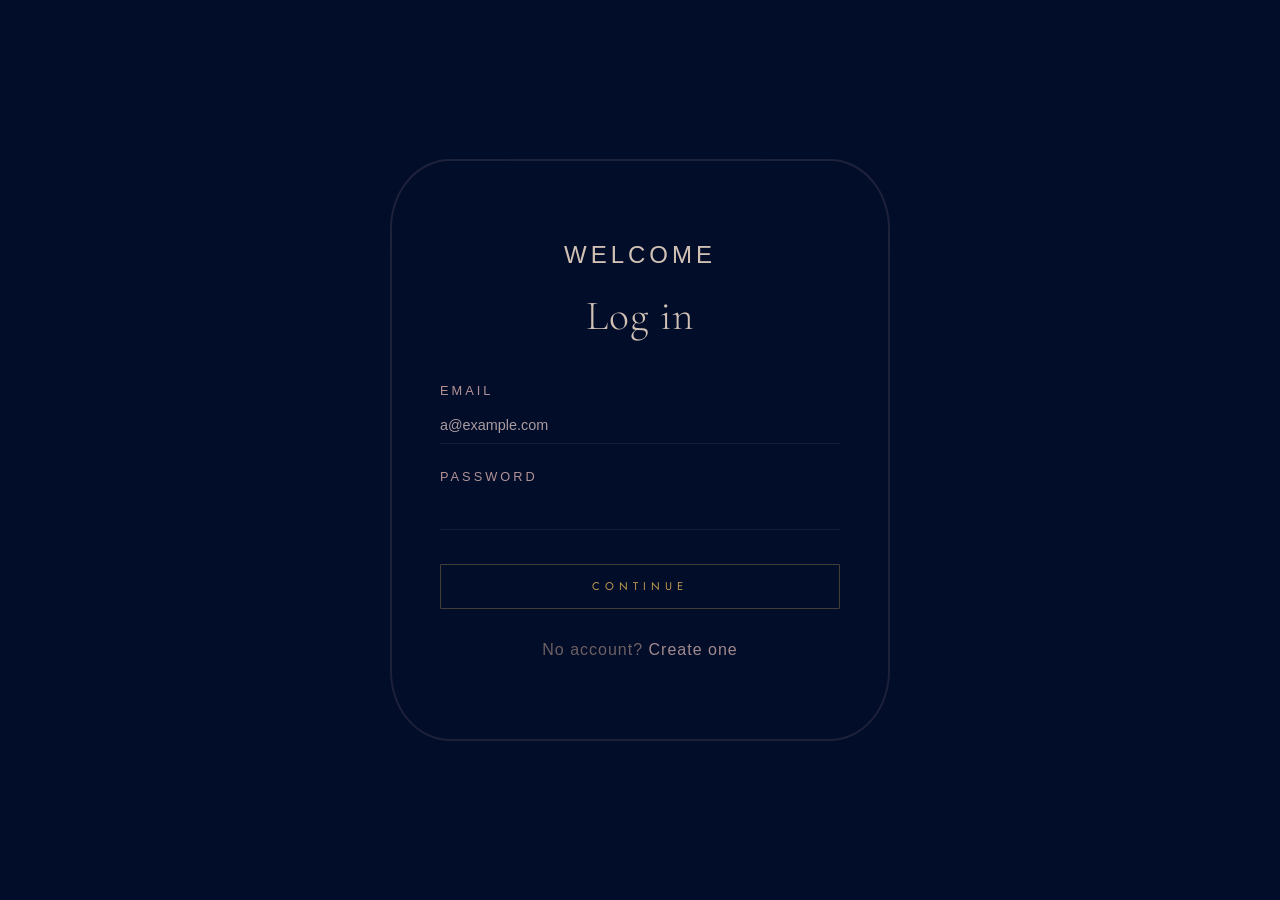
<file: index.html>
<!DOCTYPE html>
<html lang="en">
<head>
    <meta charset="UTF-8">
    <meta name="viewport" content="width=device-width, initial-scale=1.0">
    <title>PersonalityTester</title>
    <link rel="stylesheet" href="common.css">
    <link rel="stylesheet" href="index.css">
    <script>
    const rememberedEmail = localStorage.getItem('pt_remembered_email');
    if (!rememberedEmail) {
        window.location.href = 'login.html';
    }
</script>
</head>
<body>
    <section id="nav">
    <div class="navbar" id="nav">
        <a href="index.html" style="text-decoration: none; color: inherit;"><div class='logo'>PersonalityTester</div></a>
        <div class="nav-links">
            <a href="personality.html">Personality Theories</a>
            <a href="about.html">About us</a>
            <a href="contact.html">Contact</a>
        </div>
    </div>
    </section>
    <section id="hero">
    <div class="hero">
        <h1>What Does Your Personality Say About You!</h1>
        <p class="quote">
            “Your personality shapes every decision you make.”
        </p>
    </div>
    </section>
    <div class="cards-box">
        <div class="card sixteenpersonality">
            <h2>16 Personalities</h2>
            <p>The 16 Personality Test, based on the Myers-Briggs Type Indicator, classifies people into sixteen personality types using four preference pairs: Introversion–Extraversion, Sensing–Intuition, Thinking–Feeling, and Judging–Perceiving. It helps individuals understand how they process information, make decisions, interact socially, and approach life situations, improving self-awareness and communication skills.</p>
            <button id="btn1" class="btn">Take Test</button>
        </div>
        <div class="card bigfivepersonality">
            <h2>Big 5 Personalities</h2>
            <p>The Big Five Personality Model, also known as the Big Five personality traits, measures personality across five dimensions: Openness, Conscientiousness, Extraversion, Agreeableness, and Neuroticism. Unlike type-based systems, it views personality on a spectrum, making it scientifically reliable for studying behavior, emotional stability, and long-term psychological patterns.</p>
            <button id="btn2" class="btn">Take Test</button>
        </div>
    </div>
    <section class="how-it-works">
        <h2>How It Works</h2>
        <div class="steps">
            <div class="step">
                <h3>1. Choose a Category</h3>
                <p>Select General, Workspace, Friendship, or Love.</p>
            </div>
            <div class="step">
                <h3>2. Answer Questions</h3>
                <p>Respond honestly to carefully designed personality questions.</p>
            </div>
            <div class="step">
                <h3>3. Get Instant Analysis</h3>
                <p>Receive a detailed breakdown of your personality traits.</p>
            </div>
        </div>
    </section>
    <section class="personality-description">
        <div class="left-content">
            <h2>How We Describe Your Personality</h2>
            <p>
                Our personality analysis system is designed to go beyond surface-level traits. By evaluating
                your responses across multiple behavioral dimensions, we identify consistent patterns in how you
                think, react, and interact with the world around you.
                Each insight is structured using established psychological frameworks to ensure clarity,
                balance, and relevance. Instead of labeling you with a single type, we highlight tendencies,
                strengths, emotional responses, and decision-making styles.
                The goal is not to define you, but to help you understand yourself better — empowering personal
                growth, stronger relationships, and smarter professional choices.
            </p>
        </div>
        <div class="right-content">
            <div class="desc-item">
                <h3>Trait Analysis</h3>
                <p>We measure core psychological dimensions to identify your personality structure.</p>
            </div>
            <div class="desc-item">
                <h3>Strength Mapping</h3>
                <p>Understand where you naturally excel and where growth is possible.</p>
            </div>
            <div class="desc-item">
                <h3>Behavior Insights</h3>
                <p>See how your personality influences work, friendships, and relationships.</p>
            </div>
            <div class="desc-item">
                <h3>Growth Suggestions</h3>
                <p>Get personalized improvement tips based on your trait profile.</p>
            </div>
        </div>
    </section>
    <section class="faq-section">
        <h2>Questions You Might Have</h2>
        <div class="faq-container">
        <div class=" faq-column">
            <div class="faq-box">
                <h3>Is this test scientifically accurate?</h3>
                <p>This assessment is based on established psychological concepts and is meant for self-awareness
                    purposes.</p>
            </div>
            <div class="faq-box">
                <h3>How long does the test take?</h3>
                <p>Most tests take 5–10 minutes depending on how thoughtfully you respond.</p>
            </div>
            <div class="faq-box">
                <h3>Is my data stored?</h3>
                <p>Your responses are used only to generate results and are not shared.</p>
            </div>
            <div class="faq-box">
                <h3>Can I retake the test?</h3>
                <p>Yes, you can retake the test anytime to observe changes over time.</p>
            </div>
            <div class="faq-box">
                <h3>Is this a clinical diagnosis?</h3>
                <p>No, this tool is for educational and personal insight purposes only.</p>
            </div>
        </div>
        <div class="faq-column">
            <div class="faq-box">
                <h3>What model is used?</h3>
                <p>The analysis follows structured personality trait frameworks.</p>
            </div>
            <div class="faq-box">
                <h3>Are results personalized?</h3>
                <p>Yes, results are generated based on your unique answer patterns.</p>
            </div>
            <div class="faq-box">
                <h3>Can personality change?</h3>
                <p>Personality traits may evolve with experience and growth.</p>
            </div>
            <div class="faq-box">
                <h3>How are scores calculated?</h3>
                <p>Each response contributes to trait-based scoring algorithms.</p>
            </div>
            <div class="faq-box">
                <h3>Who can take this test?</h3>
                <p>Anyone interested in self-discovery and personal development.</p>
            </div>
        </div>
        </div>
    <section class="cta-section">
    <div class="cta-box">
        <h2>Ready to Discover Your Personality?</h2>
        <p>
            Take the test now and unlock deep insights about your traits,
            strengths, and growth potential.
        </p>
        <a href="#nav" style="text-decoration: none; color: inherit;"><button class="cta-btn">Take the Test Now</button></a>
    </div>
</section>
    </section>
    <section>
    <footer class="footer">
    <div class="footer-container">
        <div class="footer-box">
            <h2 class="footer-logo">PersonalityTester</h2>
            <p>Building modern, responsive and clean websites with great user experience.</p>
        </div>
        <div class="footer-box">
            <h3>Quick Links</h3>
            <a href="#nav">Home</a>
            <a href="about.html">About</a>
            <a href="personality.html">Personality Theories</a>
            <a href="contact.html">Contact</a>
        </div>
        <div class="footer-box">
            <h3>Contact</h3>
            <p>richittyagi@gmail.com</p>
            <p>keshavkumar@gmail.com</p>
            <p>hemasnhpahwa@gmail.com</p>
        </div>
    </div>
    <div class="footer-bottom">
        <p>© 2026 PersonlityTester. All rights reserved.</p>
    </div>
</footer>
</section>
    <script src="index.js"></script>
</body>
</html>
</file>
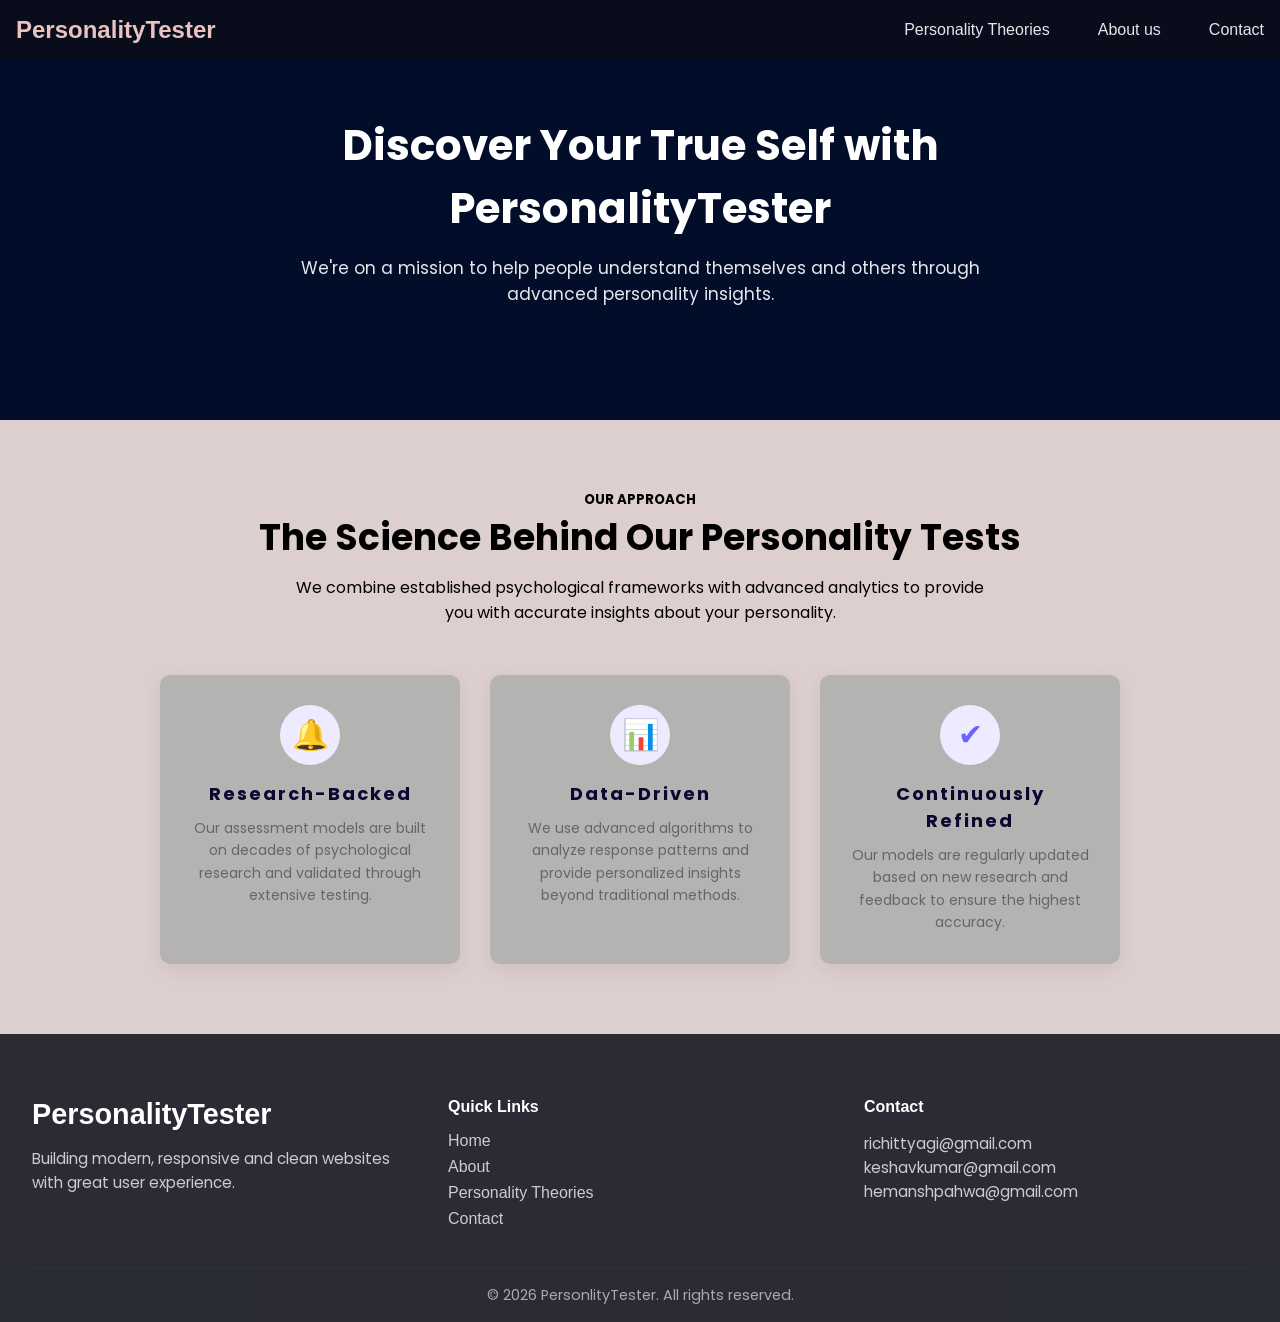
<file: about.html>
<!DOCTYPE html>
<html lang="en">

<head>
    <meta charset="UTF-8">
    <meta name="viewport" content="width=device-width, initial-scale=1.0">
    <title>About - Personality Tester</title>
    <link rel="stylesheet" href="common.css">
    <link rel="stylesheet" href="about.css">

    <link href="https://fonts.googleapis.com/css2?family=Poppins:wght@300;400;500;600&display=swap" rel="stylesheet">
</head>

<body>
    <section id="nav">
        <div class="navbar" id="nav">
            <a href="index.html" style="text-decoration: none; color: inherit;">
                <div class='logo'>PersonalityTester</div>
            </a>
            <div class="nav-links">
                <a href="personality.html">Personality Theories</a>
                <a href="about.html">About us</a>
                <a href="contact.html">Contact</a>
            </div>
        </div>
        <section class="hero">
            <div class="hero-content">
                <h1>Discover Your True Self with PersonalityTester</h1>
                <p>We're on a mission to help people understand themselves and others
                    through advanced personality insights.</p>
            </div>
        </section>
        <section class="approach">
            <h5>OUR APPROACH</h5>
            <h2>The Science Behind Our Personality Tests</h2>
            <p class="subtitle">
                We combine established psychological frameworks with advanced analytics
                to provide you with accurate insights about your personality.</p>
            <div class="card-container">
                <div class="card">
                    <div class="icon">🔔</div>
                    <h3>Research-Backed</h3>
                    <p>Our assessment models are built on decades of psychological
                        research and validated through extensive testing.</p>
                </div>
                <div class="card">
                    <div class="icon">📊</div>
                    <h3>Data-Driven</h3>
                    <p>We use advanced algorithms to analyze response patterns
                        and provide personalized insights beyond traditional methods.
                    </p>
                </div>
                <div class="card">
                    <div class="icon">✔</div>
                    <h3>Continuously Refined</h3>
                    <p>Our models are regularly updated based on new research
                        and feedback to ensure the highest accuracy.</p>
                </div>
            </div>
        </section>
        <section>
    <footer class="footer">
    <div class="footer-container">
        <div class="footer-box">
            <h2 class="footer-logo">PersonalityTester</h2>
            <p>Building modern, responsive and clean websites with great user experience.</p>
        </div>
        <div class="footer-box">
            <h3>Quick Links</h3>
            <a href="#nav">Home</a>
            <a href="about.html">About</a>
            <a href="personality.html">Personality Theories</a>
            <a href="contact.html">Contact</a>
        </div>
        <div class="footer-box">
            <h3>Contact</h3>
            <p>richittyagi@gmail.com</p>
            <p>keshavkumar@gmail.com</p>
            <p>hemanshpahwa@gmail.com</p>
        </div>
    </div>
    <div class="footer-bottom">
        <p>© 2026 PersonlityTester. All rights reserved.</p>
    </div>
</footer>
</section>
</body>

</html>
</file>
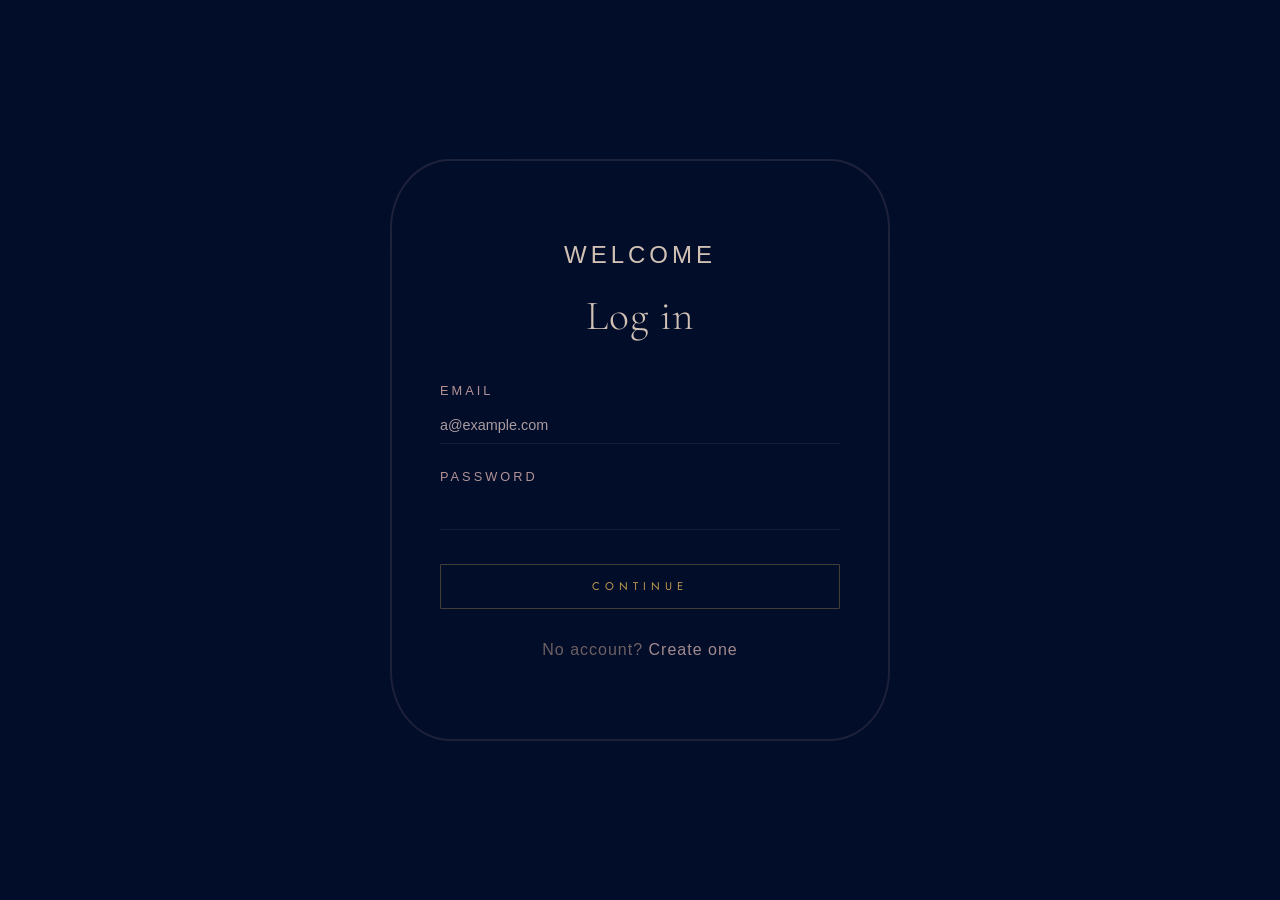
<file: login.html>
<!DOCTYPE html>
<html lang="en">
<head>
    <meta charset="UTF-8">
    <meta name="viewport" content="width=device-width, initial-scale=1.0">
    <title>Login – PersonalityTester</title>
    <link href="https://fonts.googleapis.com/css2?family=Cormorant+Garamond:wght@300;400;600&family=Jost:wght@200;300;400;500&display=swap" rel="stylesheet">
    <style>
        * { margin: 0; padding: 0; box-sizing: border-box; }
        body {
            font-family: 'Jost', sans-serif;
            background-color: #020d2a;
            min-height: 100vh;
            display: flex;
            flex-direction: column;
        }
        main {
            flex: 1;
            display: flex;
            align-items: center;
            justify-content: center;
        }
        .wrap {
            width: 100%;
            max-width: 500px;
            padding: 5rem 3rem;
            border: 2px solid rgba(158,129,129,0.196);
            opacity: 0.9;
            border-radius: 12%;
        }
        .eyebrow {
            font-family: 'Segoe UI', Tahoma, Geneva, Verdana, sans-serif;
            font-size: 1.5rem;
            font-weight: 300;
            color: #e8d5c4;
            letter-spacing: 4px;
            text-transform: uppercase;
            text-align: center;
            margin-bottom: 1.7rem;
        }
        h1 {
            font-family: 'Cormorant Garamond', serif;
            font-size: 2.6rem;
            font-weight: 300;
            color: #e8d5c4;
            letter-spacing: 1px;
            text-align: center;
            margin-bottom: 2.8rem;
            line-height: 1;
        }
        .field { margin-bottom: 1.6rem; }
        label {
            display: block;
            font-family: sans-serif;
            font-size: 0.8rem;
            font-weight: 400;
            color: #c6a1a1;
            letter-spacing: 3px;
            text-transform: uppercase;
            margin-bottom: 0.6rem;
        }
        input[type="email"],
        input[type="password"],
        input[type="text"] {
            width: 100%;
            padding: 0.6rem 0;
            background: transparent;
            border: none;
            border-bottom: 1px solid rgba(255,255,255,0.08);
            color: #e8d5c4;
            font-family: sans-serif;
            font-size: 0.9rem;
            font-weight: 300;
            outline: none;
            transition: border-color 0.3s;
        }
        input:focus { border-bottom-color: #d4a853; }
        input::placeholder { color: #beacac; }
        .pw-wrap { position: relative; }
        .pw-wrap input { padding-right: 2rem; }
        .btn-main {
            width: 100%;
            padding: 0.85rem;
            background: transparent;
            border: 1px solid rgba(212,168,83,0.35);
            border-radius: 1px;
            color: #d4a853;
            font-family: 'Jost', sans-serif;
            font-size: 0.7rem;
            font-weight: 400;
            letter-spacing: 5px;
            text-transform: uppercase;
            cursor: pointer;
            transition: background 0.3s, border-color 0.3s, color 0.3s;
            margin-top: 0.5rem;
        }
        .btn-main:hover {
            background: rgba(212,168,83,0.05);
            color: #e8c870;
        }
        .card-footer {
            text-align: center;
            margin-top: 2rem;
            font-family: sans-serif;
            font-size: 1rem;
            font-weight: 300;
            color: #7a6a6a;
            letter-spacing: 1px;
        }
        .card-footer a {
            color: #b49898;
            text-decoration: none;
            cursor: pointer;
            transition: color 0.2s;
        }
        .card-footer a:hover { color: #d4a853; }
        /* hide/show views */
        .view { display: none; }
        .view.active { display: block; }
        .toast {
            position: fixed;
            bottom: 2rem;
            left: 50%;
            transform: translateX(-50%) translateY(10px);
            background: rgba(8,18,45,0.97);
            border: 1px solid rgba(212,168,83,0.12);
            color: #8a7a7a;
            padding: 0.6rem 1.4rem;
            border-radius: 1px;
            font-family: 'Jost', sans-serif;
            font-size: 0.7rem;
            font-weight: 300;
            letter-spacing: 2px;
            opacity: 0;
            transition: opacity 0.3s, transform 0.3s;
            z-index: 100;
            white-space: nowrap;
        }
        .toast.show { opacity: 1; transform: translateX(-50%) translateY(0); }
    </style>
</head>
<body>
<main>
    <div class="wrap">
        <!-- ── LOGIN VIEW ── -->
        <div class="view active" id="loginView">
            <p class="eyebrow">Welcome</p>
            <h1>Log in</h1>
            <div class="field">
                <label for="loginEmail">Email</label>
                <input type="email" id="loginEmail" placeholder="a@example.com" autocomplete="email">
            </div>
            <div class="field">
                <label for="loginPassword">Password</label>
                <div class="pw-wrap">
                    <input type="password" id="loginPassword" autocomplete="current-password">
                </div>
            </div>
            <button class="btn-main" id="loginBtn">Continue</button>
            <p class="card-footer">No account? <a id="goSignup">Create one</a></p>
        </div>
        <!-- ── SIGNUP VIEW ── -->
        <div class="view" id="signupView">
            <p class="eyebrow">Join us</p>
            <h1>Sign up</h1>
            <div class="field">
                <label for="signupName">Name</label>
                <input type="text" id="signupName" placeholder="Your name" autocomplete="name">
            </div>
            <div class="field">
                <label for="signupEmail">Email</label>
                <input type="email" id="signupEmail" placeholder="a@example.com" autocomplete="email">
            </div>
            <div class="field">
                <label for="signupPassword">Password</label>
                <input type="password" id="signupPassword" autocomplete="new-password">
            </div>
            <div class="field">
                <label for="signupConfirm">Confirm Password</label>
                <input type="password" id="signupConfirm" autocomplete="new-password">
            </div>
            <button class="btn-main" id="signupBtn">Create Account</button>
            <p class="card-footer">Already have an account? <a id="goLogin">Log in</a></p>
        </div>
    </div>
</main>
<div class="toast" id="toast"></div>
<script>
    // ── Toast ──
    function showToast(msg) {
        const t = document.getElementById('toast');
        t.textContent = msg;
        t.classList.add('show');
        setTimeout(() => t.classList.remove('show'), 2500);
    }
    // ── Toggle views ──
    document.getElementById('goSignup').addEventListener('click', () => {
        document.getElementById('loginView').classList.remove('active');
        document.getElementById('signupView').classList.add('active');
    });
    document.getElementById('goLogin').addEventListener('click', () => {
        document.getElementById('signupView').classList.remove('active');
        document.getElementById('loginView').classList.add('active');
    });
    // ── Auto-fill remembered email on login ──
    const saved = localStorage.getItem('pt_remembered_email');
    if (saved) { document.getElementById('loginEmail').value = saved; }
    // ── Login ──
    document.getElementById('loginBtn').addEventListener('click', () => {
        const email= document.getElementById('loginEmail').value.trim();
        const password = document.getElementById('loginPassword').value;
        if (!email || !password) { showToast('Please fill in all fields.'); return; }
        if (!/^[^\s@]+@[^\s@]+\.[^\s@]+$/.test(email)) { showToast('Invalid email address.'); return; }
        const stored = localStorage.getItem('pt_account_' + email);
        if (!stored) { showToast('No account found. Please sign up.'); return; }
        const account = JSON.parse(stored);
        if (account.password !== password) { showToast('Incorrect password.'); return; }
        localStorage.setItem('pt_remembered_email', email);
        showToast('Signing in…');
        setTimeout(() => { window.location.href = 'index.html'; }, 1200);
    });
    // ── Signup ──
    document.getElementById('signupBtn').addEventListener('click', () => {
        const name     = document.getElementById('signupName').value.trim();
        const email    = document.getElementById('signupEmail').value.trim();
        const password = document.getElementById('signupPassword').value;
        const confirm  = document.getElementById('signupConfirm').value;
        if (!name || !email || !password || !confirm) { showToast('Please fill in all fields.'); return; }
        if (!/^[^\s@]+@[^\s@]+\.[^\s@]+$/.test(email)) { showToast('Invalid email address.'); return; }
        if (password.length < 6) { showToast('Password must be at least 6 characters.'); return; }
        if (password !== confirm) { showToast('Passwords do not match.'); return; }
        const exists = localStorage.getItem('pt_account_' + email);
        if (exists) { showToast('An account with this email already exists.'); return; }
        // Save the new account
        const account = { name, email, password };
        localStorage.setItem('pt_account_' + email, JSON.stringify(account));
        localStorage.setItem('pt_remembered_email', email);
        showToast('Account created! Signing in…');
        setTimeout(() => { window.location.href = 'index.html'; }, 1400);
    });
    // ── Enter key support ──
    document.addEventListener('keydown', e => {
        if (e.key !== 'Enter') return;
        const loginActive = document.getElementById('loginView').classList.contains('active');
        if (loginActive) document.getElementById('loginBtn').click();
        else document.getElementById('signupBtn').click();
    });
</script>
</body>
</html>
</file>
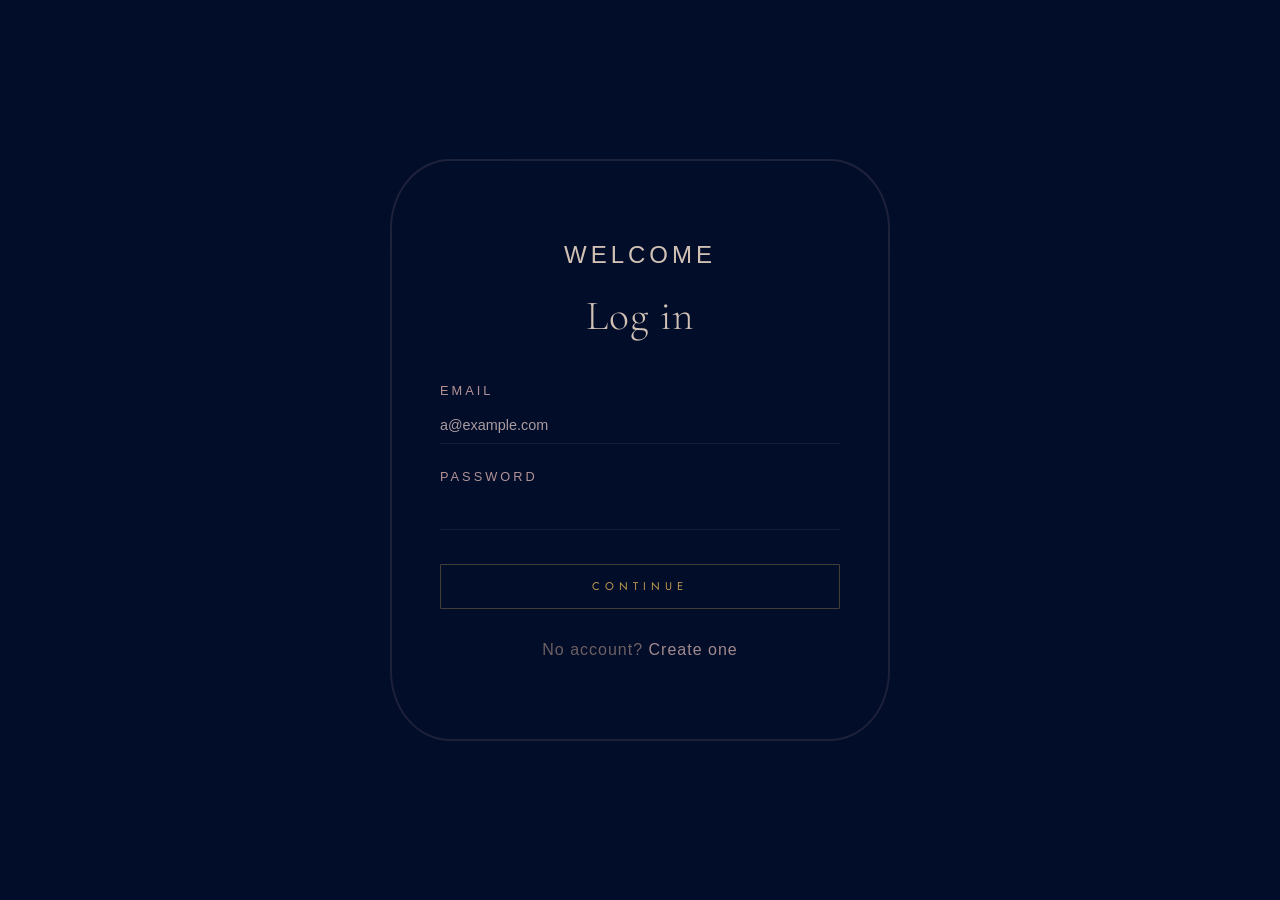
<file: quiz.html>
<!DOCTYPE html>
<html lang="en">
<head>
    <meta charset="UTF-8">
    <meta name="viewport" content="width=device-width, initial-scale=1.0">
    <title>Take the Test – PersonalityTester</title>
    <link rel="preconnect" href="https://fonts.googleapis.com">
    <link href="https://fonts.googleapis.com/css2?family=Cinzel:wght@400;700;900&family=Raleway:wght@300;400;500;600&display=swap" rel="stylesheet">
    <link rel="stylesheet" href="common.css">
    <link rel="stylesheet" href="quiz.css">
</head>
<body>
    <!-- NAVBAR -->
    <div class="navbar">
        <a href="index.html" style="text-decoration:none;color:inherit;">
            <div class="logo">PersonalityTester</div>
        </a>
        <div class="nav-links">
            <a href="personality.html">Personality Theories</a>
            <a href="about.html">About us</a>
            <a href="contact.html">Contact</a>
        </div>
    </div>
    <!--SCREEN 1: QUIZ-->
    <div id="quiz-screen" class="screen">

        <div class="quiz-header">
            <p id="test-label" class="test-label"></p>
            <h1 id="quiz-title" class="quiz-title"></h1>
            <div class="progress-bar-wrap">
                <div id="progress-bar" class="progress-bar"></div>
            </div>
            <p id="progress-text" class="progress-text"></p>
        </div>
        <div class="question-card">
            <p id="question-number" class="question-number"></p>
            <p id="question-text" class="question-text"></p>

            <div class="likert-scale">
                <span class="likert-label">Strongly Disagree</span>
                <div class="likert-options" id="likert-options">
                    <label class="likert-option">
                        <input type="radio" name="answer" value="1">
                        <span class="likert-bubble">1</span>
                    </label>
                    <label class="likert-option">
                        <input type="radio" name="answer" value="2">
                        <span class="likert-bubble">2</span>
                    </label>
                    <label class="likert-option">
                        <input type="radio" name="answer" value="3">
                        <span class="likert-bubble">3</span>
                    </label>
                    <label class="likert-option">
                        <input type="radio" name="answer" value="4">
                        <span class="likert-bubble">4</span>
                    </label>
                    <label class="likert-option">
                        <input type="radio" name="answer" value="5">
                        <span class="likert-bubble">5</span>
                    </label>
                </div>
                <span class="likert-label">Strongly Agree</span>
            </div>
            <div class="quiz-nav">
                <button id="prev-btn" class="nav-btn secondary" onclick="prevQuestion()">← Back</button>
                <button id="next-btn" class="nav-btn primary" onclick="nextQuestion()">Next →</button>
            </div>
        </div>
    </div>
    <!--SCREEN 2: RESULTS (16P)-->
    <div id="result-16p-screen" class="screen hidden">

        <div class="result-hero">
            <p class="result-test-label">16 Personalities Result</p>
            <div id="result-emoji" class="result-emoji"></div>
            <h1 id="result-title" class="result-title"></h1>
            <h2 id="result-type" class="result-type"></h2>
        </div>
        <div class="result-body">

            <div class="result-card">
                <h3 class="result-section-title">Who You Are</h3>
                <p id="result-description" class="result-description"></p>
            </div>
            <div class="result-card">
                <h3 class="result-section-title">Famous People Like You</h3>
                <div id="result-famous" class="famous-list"></div>
            </div>

            <div class="result-card tip-card">
                <h3 class="result-section-title">💡 Your Growth Tip</h3>
                <p id="result-tip" class="result-tip"></p>
            </div>
        </div>
        <div class="result-actions">
    <button class="action-btn" onclick="retakeTest()">Retake Test</button>
    <button class="action-btn" onclick="window.location.href='villain.html'">🦹 Meet Your Dark Side</button>
    <a href="index.html"><button class="action-btn secondary">Back to Home</button></a>
</div>
    </div>
    <!--SCREEN 3: RESULTS (BIG 5)-->
    <div id="result-big5-screen" class="screen hidden">

        <div class="result-hero">
            <p class="result-test-label">Big 5 Personality Result</p>
            <h1 class="result-type" style="font-size:2rem;">Your Trait Profile</h1>
        </div>
        <div class="result-body">
            <div id="big5-traits" class="big5-traits"></div>
            <!-- SHAREABLE CARD -->
            <!-- <div class="share-section">
                <h3 class="result-section-title">Share Your Result</h3>
                <div id="share-card-big5" class="share-card">
                    <div class="share-card-inner">
                        <p class="share-site">PersonalityTester.com</p>
                        <p class="share-type" style="margin-bottom:1rem;">My Big 5 Profile</p>
                        <div id="share-big5-traits" class="share-big5-traits"></div>
                    </div>
                </div>
                <button class="share-btn" onclick="copyResultBig5()">📋 Copy Result</button>
            </div> -->
        </div>
        <div class="result-actions">
            <button class="action-btn" onclick="retakeTest()">Retake Test</button>
            <a href="index.html"><button class="action-btn secondary">Back to Home</button></a>
        </div>
    </div>
    <script src="question.js"></script>
<script src="scoring.js"></script>
<script src="result.js"></script>
<script src="quiz.js"></script>
</body>
</html>
</file>
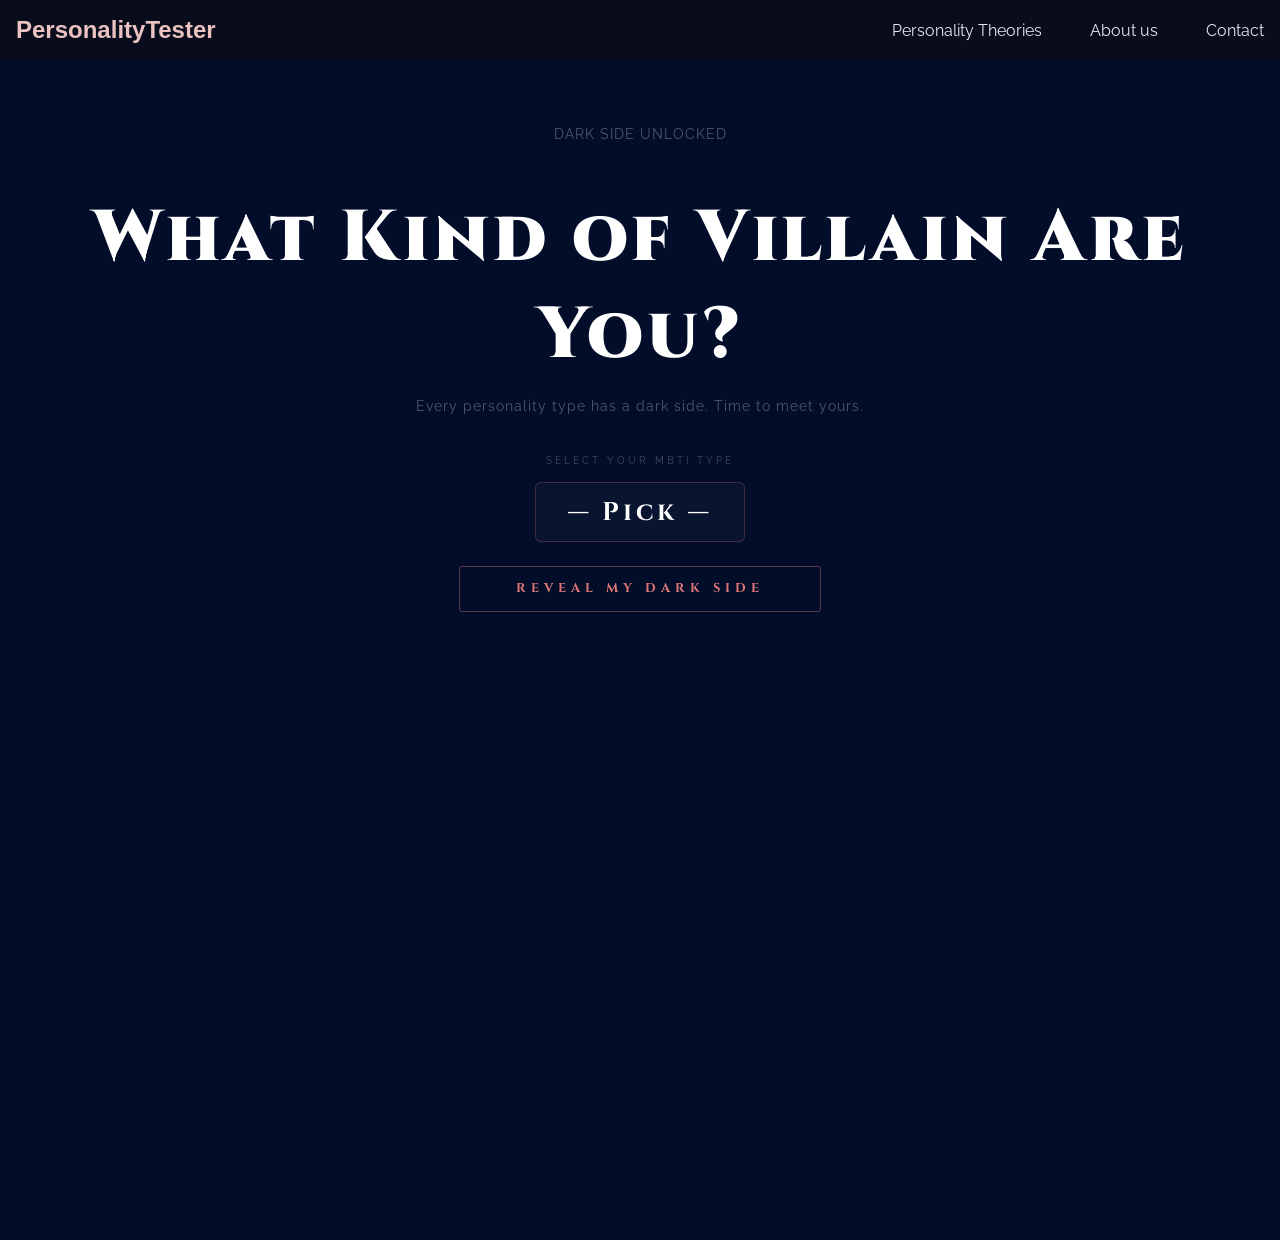
<file: villain.html>
<!DOCTYPE html>
<html lang="en">
<head>
    <meta charset="UTF-8">
    <meta name="viewport" content="width=device-width, initial-scale=1.0">
    <title>Your Villain Persona – PersonalityTester</title>
    <link href="https://fonts.googleapis.com/css2?family=Cinzel:wght@400;700;900&family=Raleway:wght@300;400;500;600&display=swap" rel="stylesheet">
    <link rel="stylesheet" href="common.css">
    <style>
        body {
            background: #020d2a;
            font-family: 'Raleway', sans-serif;
            color: white;
            min-height: 100vh;
            margin: 0;
        }

        /* ── HERO ── */
        .hero {
            text-align: center;
            padding: 7rem 1rem 1rem;
        }
        .hero-label {
            font-size: 0.68rem;
            letter-spacing: 5px;
            text-transform: uppercase;
            color: #e07878;
            margin-bottom: 0.8rem;
        }
        .hero h1 {
            font-family: 'Cinzel', serif;
            font-size: clamp(2rem, 7vw, 4.5rem);
            font-weight: 900;
            letter-spacing: 4px;
            color: white;
            margin-bottom: 0.6rem;
        }
        .hero p {
            color: rgba(255,255,255,0.3);
            font-size: 0.88rem;
            letter-spacing: 1px;
            margin-bottom: 2.5rem;
        }

        /* ── PICKER ── */
        .picker {
            display: flex;
            flex-direction: column;
            align-items: center;
            gap: 1rem;
            margin-bottom: 1.5rem;
        }
        .picker-label {
            font-size: 0.65rem;
            letter-spacing: 3px;
            text-transform: uppercase;
            color: rgba(255,255,255,0.25);
        }
        select {
            appearance: none;
            background: rgba(255,255,255,0.03);
            border: 1px solid rgba(224,120,120,0.25);
            border-radius: 6px;
            color: white;
            font-family: 'Cinzel', serif;
            font-size: 1.6rem;
            font-weight: 700;
            letter-spacing: 4px;
            padding: 0.7rem 2rem;
            cursor: pointer;
            text-align: center;
            transition: border-color 0.2s;
        }
        select:focus { outline: none; border-color: #e07878; }
        select option { background: #0a1535; font-family: sans-serif; font-size: 1rem; }

        .reveal-btn {
            margin-top: 0.5rem;
            padding: 0.85rem 3.5rem;
            background: transparent;
            border: 1px solid rgba(224,120,120,0.4);
            border-radius: 3px;
            color: #e07878;
            font-family: 'Cinzel', serif;
            font-size: 0.8rem;
            font-weight: 700;
            letter-spacing: 5px;
            text-transform: uppercase;
            cursor: pointer;
            transition: all 0.25s;
        }
        .reveal-btn:hover {
            background: rgba(224,120,120,0.07);
            border-color: #e07878;
            letter-spacing: 7px;
        }

        /* ── CARD ── */
        .card-wrap {
            max-width: 620px;
            margin: 2.5rem auto 5rem;
            padding: 0 1.2rem;
            opacity: 0;
            transform: translateY(24px);
            transition: opacity 0.5s ease, transform 0.5s ease;
            pointer-events: none;
        }
        .card-wrap.visible {
            opacity: 1;
            transform: translateY(0);
            pointer-events: all;
        }

        .villain-card {
            background: rgba(255,255,255,0.03);
            border: 1px solid rgba(224,120,120,0.15);
            border-radius: 12px;
            overflow: hidden;
        }

        /* top accent bar */
        .card-top {
            height: 3px;
            background: linear-gradient(90deg, transparent, #e07878, #d4a853, transparent);
        }

        .card-body { padding: 2.5rem 2rem; }

        /* type badge */
        .type-badge {
            display: inline-block;
            font-family: 'Cinzel', serif;
            font-size: 0.65rem;
            font-weight: 700;
            letter-spacing: 4px;
            color: #e07878;
            border: 1px solid rgba(224,120,120,0.3);
            padding: 0.25rem 0.8rem;
            border-radius: 2px;
            margin-bottom: 1.2rem;
        }

        /* villain name with flicker */
        .villain-name {
            font-family: 'Cinzel', serif;
            font-size: clamp(1.8rem, 5vw, 3rem);
            font-weight: 900;
            color: #e07878;
            letter-spacing: 3px;
            margin-bottom: 0.3rem;
            animation: flicker 0.6s ease forwards;
        }
        @keyframes flicker {
            0%   { opacity: 0; }
            20%  { opacity: 1; }
            25%  { opacity: 0.2; }
            35%  { opacity: 1; }
            40%  { opacity: 0.5; }
            50%  { opacity: 1; }
            100% { opacity: 1; }
        }

        .villain-power-label {
            font-size: 0.6rem;
            letter-spacing: 3px;
            text-transform: uppercase;
            color: rgba(255,255,255,0.2);
            margin-bottom: 0.3rem;
        }
        .villain-power {
            font-size: 0.95rem;
            color: rgba(255,255,255,0.55);
            margin-bottom: 1.8rem;
            font-style: italic;
        }

        /* divider */
        .divider {
            height: 1px;
            background: linear-gradient(90deg, transparent, rgba(224,120,120,0.2), transparent);
            margin: 1.5rem 0;
        }

        /* rows */
        .row { margin-bottom: 1.4rem; }
        .row-label {
            font-size: 0.6rem;
            letter-spacing: 3px;
            text-transform: uppercase;
            color: rgba(255,255,255,0.2);
            margin-bottom: 0.35rem;
        }
        .row-value {
            font-size: 0.92rem;
            color: rgba(255,255,255,0.65);
            line-height: 1.6;
        }
        .row-value.gold { color: #d4a853; }
        .row-value.red  { color: #e07878; }

        /* quote block */
        .quote-block {
            margin-top: 1.8rem;
            padding: 1.2rem 1.5rem;
            background: rgba(224,120,120,0.04);
            border-left: 2px solid rgba(224,120,120,0.3);
            border-radius: 0 6px 6px 0;
        }
        .quote-text {
            font-family: 'Cinzel', serif;
            font-size: 0.95rem;
            font-style: italic;
            color: rgba(255,255,255,0.6);
            line-height: 1.7;
        }
        .quote-attr {
            font-size: 0.65rem;
            letter-spacing: 2px;
            color: rgba(255,255,255,0.2);
            text-transform: uppercase;
            margin-top: 0.5rem;
        }

        /* villain match */
        .match-tag {
            display: inline-block;
            background: rgba(212,168,83,0.08);
            border: 1px solid rgba(212,168,83,0.2);
            color: #d4a853;
            font-size: 0.8rem;
            padding: 0.3rem 0.9rem;
            border-radius: 3px;
            margin-top: 0.3rem;
        }

        @media (max-width: 480px) {
            .card-body { padding: 1.8rem 1.2rem; }
        }
    </style>
</head>
<body>

<div class="navbar">
    <a href="index.html" style="text-decoration:none;color:inherit;"><div class="logo">PersonalityTester</div></a>
    <div class="nav-links">
        <a href="personality.html">Personality Theories</a>
        <a href="about.html">About us</a>
        <a href="contact.html">Contact</a>
    </div>
</div>

<div class="hero">
    <p class="hero-label">Dark Side Unlocked</p>
    <h1>What Kind of Villain Are You?</h1>
    <p>Every personality type has a dark side. Time to meet yours.</p>

    <div class="picker">
        <span class="picker-label">Select your MBTI type</span>
        <select id="typeSelect">
            <option value="">— Pick —</option>
            <option>INTJ</option><option>INTP</option><option>ENTJ</option><option>ENTP</option>
            <option>INFJ</option><option>INFP</option><option>ENFJ</option><option>ENFP</option>
            <option>ISTJ</option><option>ISFJ</option><option>ESTJ</option><option>ESFJ</option>
            <option>ISTP</option><option>ISFP</option><option>ESTP</option><option>ESFP</option>
        </select>
        <button class="reveal-btn" onclick="revealVillain()">Reveal My Dark Side</button>
    </div>
</div>

<!-- Result Card -->
<div class="card-wrap" id="cardWrap">
    <div class="villain-card">
        <div class="card-top"></div>
        <div class="card-body">
            <div class="type-badge" id="typeBadge"></div>
            <div class="villain-name" id="villainName"></div>
            <div class="villain-power-label">Evil Power</div>
            <div class="villain-power" id="villainPower"></div>

            <div class="divider"></div>

            <div class="row">
                <div class="row-label">Weakness</div>
                <div class="row-value" id="villainWeakness"></div>
            </div>
            <div class="row">
                <div class="row-label">Villainous Strategy</div>
                <div class="row-value" id="villainStrategy"></div>
            </div>
            <div class="row">
                <div class="row-label">Most Likely to Say</div>
                <div class="row-value gold" id="villainCatchphrase"></div>
            </div>
            <div class="row">
                <div class="row-label">How They Get Caught</div>
                <div class="row-value red" id="villainDownfall"></div>
            </div>

            <div class="quote-block">
                <div class="quote-text" id="villainQuote"></div>
                <div class="quote-attr">— Your villain's signature line</div>
            </div>

            <div class="divider"></div>

            <div class="row">
                <div class="row-label">Your Villain Match</div>
                <div id="villainMatches"></div>
            </div>
        </div>
    </div>
</div>

<script>
const villains = {
    INTJ: {
        name: "The Mastermind",
        power: "10 steps ahead of everyone in the room — always.",
        weakness: "Underestimates the chaos factor of unpredictable humans.",
        strategy: "Does nothing visibly evil. Just removes obstacles quietly until they win.",
        catchphrase: "I didn't lose. I simply found a more permanent solution.",
        downfall: "Gets bored and starts leaving clues on purpose.",
        quote: "You thought you were watching me. Adorable.",
        matches: ["Thanos", "Hannibal Lecter", "Moriarty"]
    },
    INTP: {
        name: "The Architect of Chaos",
        power: "Designs systems so complex, even they forget how to stop them.",
        weakness: "Forgets to actually execute the evil plan.",
        strategy: "Builds a theoretical framework for world domination. Never launches it.",
        catchphrase: "Technically, it's not illegal if nobody can prove it exists.",
        downfall: "Gets distracted researching a more elegant version of the plan.",
        quote: "I didn't want to rule the world. I just wanted to see if I could.",
        matches: ["Rick Sanchez", "Dr. Doofenshmirtz", "The Riddler"]
    },
    ENTJ: {
        name: "The Iron Chancellor",
        power: "Turns every organization into a weapon — legally.",
        weakness: "Surrounds themselves with yes-men who won't warn them in time.",
        strategy: "Takes over from the inside. Rises through ranks. Nobody notices until it's done.",
        catchphrase: "I don't break rules. I rewrite them.",
        downfall: "Their own ego writes a memo that becomes evidence.",
        quote: "Leadership isn't about being liked. It's about being inevitable.",
        matches: ["Frank Underwood", "Miranda Priestly", "Tywin Lannister"]
    },
    ENTP: {
        name: "The Agent of Entropy",
        power: "Talks their way into — and out of — everything.",
        weakness: "Gets distracted mid-monologue arguing with themselves.",
        strategy: "Introduces one small idea that unravels an entire system from within.",
        catchphrase: "I'm not the villain. I'm just the most interesting person in this story.",
        downfall: "Debates the hero for so long the hero escapes.",
        quote: "Order is just chaos that hasn't been questioned yet.",
        matches: ["The Joker", "Loki", "Moriarty"]
    },
    INFJ: {
        name: "The Silent Prophet",
        power: "Sees exactly how to destroy you — from just one conversation.",
        weakness: "Genuinely believes they are doing this for the greater good.",
        strategy: "Waits. Watches. Acts once, with surgical precision, and disappears.",
        catchphrase: "I did what everyone else was too cowardly to admit was necessary.",
        downfall: "Their conscience makes them confess — anonymously, in a letter.",
        quote: "I don't enjoy this. That's what makes me more dangerous than those who do.",
        matches: ["Ozymandias", "Light Yagami", "Ra's al Ghul"]
    },
    INFP: {
        name: "The Fallen Idealist",
        power: "Inspires absolute devotion — and weaponizes it.",
        weakness: "Still secretly hopes the hero redeems them.",
        strategy: "Makes people believe so deeply in their cause that they do the dirty work.",
        catchphrase: "I just wanted a better world. You left me no other choice.",
        downfall: "Can't bring themselves to hurt the one person who believed in them.",
        quote: "Every monster was once someone who cared too much.",
        matches: ["Killmonger", "Anakin Skywalker", "Magneto"]
    },
    ENFJ: {
        name: "The Beloved Dictator",
        power: "Makes you feel so understood, you'd follow them off a cliff.",
        weakness: "Their followers eventually realize they were being managed, not loved.",
        strategy: "Builds a movement. Becomes its moral authority. Becomes untouchable.",
        catchphrase: "Everything I've done, I've done for you.",
        downfall: "One person sees through the performance and says it out loud.",
        quote: "The most dangerous power is making people feel chosen.",
        matches: ["President Snow", "Jim Jones", "Walter White (season 5)"]
    },
    ENFP: {
        name: "The Charismatic Anarchist",
        power: "Can convince anyone of anything — including themselves.",
        weakness: "Forgets what the original evil plan even was.",
        strategy: "Sparks a revolution, watches it burn, moves on to the next one.",
        catchphrase: "Rules? I thought those were suggestions for less interesting people.",
        downfall: "Makes too many allies who all have conflicting agendas.",
        quote: "I didn't start the fire. But I did hand someone the matches.",
        matches: ["The Joker (Heath Ledger)", "Harley Quinn", "Loki"]
    },
    ISTJ: {
        name: "The Enforcer",
        power: "Does unspeakable things — and has the paperwork to justify every single one.",
        weakness: "Cannot adapt when the rulebook stops applying.",
        strategy: "Executes orders with terrifying precision and zero moral hesitation.",
        catchphrase: "I was just following the protocol.",
        downfall: "Refuses to destroy evidence because it's against procedure.",
        quote: "Chaos isn't evil. Inefficiency is.",
        matches: ["Dolores Umbridge", "Agent Smith", "Grand Moff Tarkin"]
    },
    ISFJ: {
        name: "The Quiet Avenger",
        power: "Remembers every wrong ever done to the people they love. Every single one.",
        weakness: "Hesitates at the final moment because they still care.",
        strategy: "Appears harmless for years. Acts when nobody expects it.",
        catchphrase: "I protected everyone. Now I'm going to protect them from you.",
        downfall: "Leaves one person unharmed — and that person talks.",
        quote: "The most dangerous person is the one you stopped watching.",
        matches: ["Mrs. Danvers", "Amy Dunne (Gone Girl)", "Walter White's mom energy"]
    },
    ESTJ: {
        name: "The System",
        power: "Doesn't need to be evil. Just needs to be in charge of every process.",
        weakness: "Cannot improvise when the system breaks.",
        strategy: "Builds institutions that outlast them and do the harm automatically.",
        catchphrase: "This isn't personal. This is policy.",
        downfall: "An audit. A very thorough audit.",
        quote: "I don't make the rules. I make sure the rules make themselves.",
        matches: ["Dolores Umbridge", "Judge Frollo", "President Snow"]
    },
    ESFJ: {
        name: "The Smiling Manipulator",
        power: "Makes you feel guilty for questioning them.",
        weakness: "Needs to be liked — even by their enemies.",
        strategy: "Controls through social pressure, guilt, and being the last person anyone suspects.",
        catchphrase: "After everything I've done for you.",
        downfall: "Finally pushes someone past the point of caring what others think.",
        quote: "I'm not manipulating you. I'm just very disappointed.",
        matches: ["Cersei Lannister", "Amy Dunne", "Nurse Ratched"]
    },
    ISTP: {
        name: "The Ghost Operative",
        power: "Can dismantle anything — people included — with minimal effort.",
        weakness: "Doesn't care enough to finish the job properly.",
        strategy: "In and out before anyone knows something went wrong.",
        catchphrase: "Nothing personal. You were just in the way.",
        downfall: "Gets bored and leaves one clue just to see if anyone notices.",
        quote: "I don't need a reason. I need a result.",
        matches: ["Anton Chigurh", "The Terminator", "Jason Bourne (if he went bad)"]
    },
    ISFP: {
        name: "The Beautiful Destroyer",
        power: "Makes destruction look like art.",
        weakness: "Acts on impulse and regrets it immediately after.",
        strategy: "Does exactly one catastrophic thing — then vanishes and acts confused.",
        catchphrase: "I just wanted to feel something real.",
        downfall: "Leaves evidence that is genuinely gorgeous and completely damning.",
        quote: "Not everything that burns is meaningless.",
        matches: ["Harley Quinn", "Alex DeLarge", "Amy Dunne (the aesthetic era)"]
    },
    ESTP: {
        name: "The Opportunist",
        power: "Reads a room in 3 seconds and turns it into an advantage.",
        weakness: "No long-term plan means no long-term power.",
        strategy: "Takes every opportunity as it comes. Leaves before consequences arrive.",
        catchphrase: "I saw a window. I jumped. Regrets are for people who had a choice.",
        downfall: "One job too many. One person who remembers their face.",
        quote: "Luck is just skill with better timing.",
        matches: ["Jordan Belfort", "Ocean's Eleven crew", "Tony Montana"]
    },
    ESFP: {
        name: "The Glorious Distraction",
        power: "Nobody suspects the life of the party.",
        weakness: "Can't keep a secret when the story is really good.",
        strategy: "Keeps everyone entertained while the real plan unfolds elsewhere.",
        catchphrase: "Relax. Nobody's watching. Except me. I'm always watching.",
        downfall: "Tells one too many people the plan because it was too good not to share.",
        quote: "I'm not the villain. I'm the plot twist.",
        matches: ["Harley Quinn", "Klaus Hargreeves", "Gatsby (dark timeline)"]
    }
};

function revealVillain() {
    const type = document.getElementById('typeSelect').value;
    if (!type) { alert('Pick your MBTI type first!'); return; }

    const v = villains[type];

    document.getElementById('typeBadge').textContent        = type;
    document.getElementById('villainName').textContent      = v.name;
    document.getElementById('villainPower').textContent     = v.power;
    document.getElementById('villainWeakness').textContent  = v.weakness;
    document.getElementById('villainStrategy').textContent  = v.strategy;
    document.getElementById('villainCatchphrase').textContent = v.catchphrase;
    document.getElementById('villainDownfall').textContent  = v.downfall;
    document.getElementById('villainQuote').textContent     = '"' + v.quote + '"';

    const matchContainer = document.getElementById('villainMatches');
    matchContainer.innerHTML = '';
    v.matches.forEach(m => {
        const tag = document.createElement('span');
        tag.className = 'match-tag';
        tag.textContent = m;
        matchContainer.appendChild(tag);
    });

    // restart flicker animation
    const nameEl = document.getElementById('villainName');
    nameEl.style.animation = 'none';
    nameEl.offsetHeight; // reflow trick
    nameEl.style.animation = 'flicker 0.6s ease forwards';

    const wrap = document.getElementById('cardWrap');
    wrap.classList.remove('visible');
    setTimeout(() => wrap.classList.add('visible'), 50);

    wrap.scrollIntoView({ behavior: 'smooth', block: 'start' });
}
window.addEventListener('DOMContentLoaded', function() {
    const saved = localStorage.getItem('pt_villain_type');
    if (saved) {
        document.getElementById('typeSelect').value = saved;
        revealVillain();
    }
});
</script>

</body>
</html>
</file>
<file: common.css>
.navbar {
    position: fixed;
    top: 0;
    left: 0;
    right: 0;
    display: flex;
    justify-content: space-between;
    align-items: center;
    padding: 1rem 1rem;
    background: rgba(11, 15, 25, 0.85);
    backdrop-filter: blur(10px);
    color: rgb(235, 194, 194);
    z-index: 1000;
}
.logo {
    font-size: 1.5rem;
    font-weight: bold;
    font-family:sans-serif;
    color: rgb(235, 194, 194);
}
.nav-links {
    display: flex;
    gap: 3rem;
}
.nav-links a {
    text-decoration: none;
    color: #E5E7EB;
    font-family: 'Raleway', sans-serif;
}
.nav-links a:hover {
    color: #00F5FF;
}

.footer {
    background: rgba(11, 15, 25, 0.85);
    color: #fff;
    padding: 4rem 2rem 1rem;
    font-family: sans-serif;
}
.footer-container {
    display: grid;
    grid-template-columns: repeat(auto-fit, minmax(200px, 1fr));
    gap: 2rem;
    margin-bottom: 2rem;
}
.footer-logo {
    font-size: 1.8rem;
    font-weight: bold;
    font-family: sans-serif;
    color: #fff;
    margin-bottom: 1rem;
}
.footer-box p {
    color: #ccc;
    font-size: 0.95rem;
    line-height: 1.6;
}
.footer-box h3 {
    font-family: sans-serif;
    color: #fff;
    font-size: 1rem;
    font-weight: 600;
    letter-spacing: normal;
    text-transform: none;
    padding: 0;
    margin-bottom: 1rem;
}
.footer-box a {
    display: block;
    color: #ccc;
    text-decoration: none;
    margin-bottom: 0.5rem;
    transition: 0.3s;
    font-family:sans-serif;
}
.footer-box a:hover {
    color: white;
}
.footer-bottom {
    text-align: center;
    border-top: 1px solid #333;
    padding-top: 1rem;
    font-size: 0.9rem;
    color: #aaa;
    font-family: sans-serif;
}
@media (max-width: 768px) {
    /* Navbar */
    .nav-toggle {
        display: flex;
    }

    .nav-links {
        display: none;
        position: absolute;
        top: 100%;
        left: 0;
        right: 0;
        flex-direction: column;
        gap: 0;
        background: rgba(11, 15, 25, 0.97);
        backdrop-filter: blur(10px);
        padding: 1rem 0;
    }

    .nav-links.open {
        display: flex;
    }

    .nav-links a {
        padding: 0.75rem 1.5rem;
        border-bottom: 1px solid rgba(255, 255, 255, 0.06);
    }

    .nav-links a:last-child {
        border-bottom: none;
    }

    /* Footer */
    .footer {
        padding: 3rem 1.5rem 1rem;
    }

    .footer-container {
        grid-template-columns: repeat(auto-fit, minmax(160px, 1fr));
        gap: 1.5rem;
    }
}

/* ─── RESPONSIVE: MOBILE (≤ 480px) ──────────────────── */
@media (max-width: 480px) {
    /* Navbar */
    .logo {
        font-size: 1.2rem;
    }

    /* Footer */
    .footer {
        padding: 2.5rem 1rem 1rem;
    }

    .footer-container {
        grid-template-columns: 1fr;
        gap: 1.5rem;
    }

    .footer-logo {
        font-size: 1.5rem;
    }

    .footer-box p,
    .footer-box a {
        font-size: 0.9rem;
    }

    .footer-bottom {
        font-size: 0.8rem;
    }
}
</file>
<file: index.css>
body{
    margin: 0;
    background-color: #020d2a;
    font-family: 'Orbitron', sans-serif;
}
.cards-box{
    display: grid;
    grid-template-columns: repeat(2, 25rem);
    grid-template-rows: repeat(2, 25rem);
    gap: 4rem;
    justify-content: center;
}
.card{
    padding: 2rem;
    border-radius: 2rem;
    color: white;
    display: flex;
    flex-direction: column;
    justify-content: flex-start;
    background: rgba(255, 255, 255, 0.05);
    backdrop-filter: blur(12px);
    height: fit-content;
    /* border: 1px solid rgba(255,255,255,0.1); */
    transition: transform 0.3s ease, box-shadow 0.3s ease;
}
.card h2{
    margin-top: 0;
    font-size: 1.8rem;
}
.card p{
    margin-top: 1rem;
    line-height: 1.4;
    font-size: 1.3rem;
}
.btn{
    border: none;
    width: 7rem;
    height: 3rem;
    border-radius: 5rem;
    font-weight: bold;
    color: #301528;
    font-size: large;
    background-color: #aaa;
    font-family:Arial, Helvetica, sans-serif
}
.btn:hover{
    transform: scale(1.05);
    box-shadow: 0 0 25px rgba(0, 245, 255, 0.7);
    cursor: pointer;
    background-color: #aaaaaac5;
}
.card:hover{
    transform: translateY(-10px);
}
.sixteenpersonality h2{
    color: #7C3AED;
}
.bigfivepersonality h2{
    color: #0ecae3;
}
.hero{
    margin-top: 4rem;
    text-align: center;
    padding: 2rem;
}
.hero h1{
    font-size: 3rem;
    color: white;
    letter-spacing: 1px;
    margin-bottom: 1rem;
}
.quote{
    font-size: 1.2rem;
    color: #E5E7EB;
    opacity: 0.85;
    margin-top: 0.1rem;
    font-style: italic;
}
.how-it-works{
    margin-top: 1rem;
    padding: 4rem 2rem;
    text-align: center;
    background: rgba(11, 15, 25, 0.6);
    color: white;
}
.how-it-works h2{
    font-size: 2.5rem;
    margin-bottom: 3rem;
}
.steps{
    display: flex;
    flex-direction: column;   
    align-items: center;     
    gap: 3rem; 
}
.step{
    max-width: 40rem;
    padding: 2rem;
    background: rgba(255, 255, 255, 0.05);
    border-radius: 1rem;
    transition: transform 0.3s ease, box-shadow 0.3s ease;
}
.step h3{
    font-size: 1.3rem;
    margin-bottom: 1rem;
    color: #6aeaee;
}
.step p{
    font-size: 1rem;
    opacity: 0.85;
    color: rgb(215, 204, 204);
}
.step:hover{
    opacity: 80%;
    transform: scale(1.05) translateY(-8px);
    cursor: pointer;
}
.personality-description{
    margin-top: 8rem;
    padding: 5rem 4rem;
    display: flex;
    justify-content: space-between;
    gap: 5rem;
    color: white;
}
.left-content{
    flex: 1;
}
.left-content h2{
    font-size: 2.5rem;
    margin-bottom: 1.5rem;
}
.left-content p{
    font-size: 1.2rem;
    opacity: 0.85;
    line-height: 2.6;
}
.right-content{
    flex: 1.5;
    display: flex;
    flex-direction: column;
    gap: 2rem;
}
.desc-item{
    padding: 1.5rem;
    background: rgba(255,255,255,0.05);
    border-radius: 1rem;
    border: 1px solid rgba(255,255,255,0.1);
    transition: transform 0.3s ease, box-shadow 0.3s ease;
}
.desc-item:hover{
    transform: translateY(-5px) scale(1.03);
}
.desc-item h3{
    margin-bottom: 0.8rem;
    color: #00F5FF;
}
.faq-section{
    margin-top: 2rem;
    padding: 4rem 6rem;
    color: white;
}
.faq-section h2{
    text-align: center;
    font-size: 2.5rem;
    margin-bottom: 3rem;
}
.faq-container{
    display: grid;
    grid-template-columns: repeat(2, 1fr);  /* 5 boxes in a row */
    gap: 1.5rem;
}
.faq-box{
    padding: 1.2rem;
    background: rgba(255,255,255,0.05);
    border-radius: 1rem;
    border: 1px solid rgba(255,255,255,0.1);
    margin-bottom: 1rem;
}
.faq-box h3{
    margin-bottom: 0.6rem;
    color: #00F5FF;
    font-size: 1rem;
}
.faq-box p{
    opacity: 0.85;
    font-size: 0.95rem;
}
.cta-section{
    padding: 6rem 2rem;
    display: flex;
    justify-content: center;
    align-items: center;
}
.cta-box{
    text-align: center;
    max-width: 800px;
    padding: 3rem;
    border-radius: 2rem;
    background: rgba(255,255,255,0.05);
    backdrop-filter: blur(12px);
    border: 1px solid rgba(255,255,255,0.1);
    box-shadow: 0 20px 40px rgba(0, 245, 255, 0.1);
}
.cta-box h2{
    font-size: 2.3rem;
    margin-bottom: 1.5rem;
    color: white;
}
.cta-box p{
    font-size: 1.1rem;
    opacity: 0.85;
    margin-bottom: 2rem;
    color: #E5E7EB;
}
.cta-btn{
    padding: 0.9rem 2.5rem;
    border-radius: 50px;
    border: none;
    font-size: 1rem;
    font-weight: bold;
    cursor: pointer;
    background: linear-gradient(135deg, #7C3AED, #00F5FF);
    color: white;
    transition: all 0.3s ease;
}
.cta-btn:hover{
    transform: translateY(-5px);
}
@media (max-width: 600px) {
    /* Cards */
    .cards-box {
        grid-template-columns: 1fr;
        gap: 1.5rem;
        padding: 0 1.2rem;
    }
 
    .card         { padding: 1.5rem; border-radius: 1.2rem; }
    .card h2      { font-size: 1.4rem; }
    .card p       { font-size: 1rem; }
 
    /* Hero */
    .hero         { margin-top: 2.5rem; padding: 1.5rem 1rem; }
    .hero h1      { font-size: 1.7rem; letter-spacing: 0; }
    .quote        { font-size: 0.9rem; }
 
    /* How it works */
    .how-it-works { padding: 3rem 1.2rem; }
    .how-it-works h2 { font-size: 1.6rem; margin-bottom: 2rem; }
    .step         { padding: 1.4rem; }
    .step h3      { font-size: 1.1rem; }
 
    /* Personality description */
    .personality-description { padding: 3rem 1.2rem; margin-top: 2rem; gap: 2rem; }
    .left-content h2 { font-size: 1.6rem; }
    .left-content p  { font-size: 1rem; line-height: 1.8; }
 
    /* FAQ */
    .faq-section  { padding: 3rem 1.2rem; }
    .faq-section h2 { font-size: 1.6rem; margin-bottom: 2rem; }
    .faq-container { grid-template-columns: 1fr; gap: 0; }
    .faq-box      { margin-bottom: 0.8rem; }
 
    /* CTA */
    .cta-section  { padding: 3rem 1rem; }
    .cta-box      { padding: 2rem 1.5rem; border-radius: 1.2rem; }
    .cta-box h2   { font-size: 1.5rem; }
    .cta-box p    { font-size: 0.95rem; }
    .cta-btn      { padding: 0.8rem 2rem; font-size: 0.9rem; width: 100%; }
}
</file>
<file: about.css>
*{
margin:0;
padding:0;
box-sizing:border-box;
font-family:'Poppins',sans-serif;
}
body{
background:rgb(222, 207, 207);
}
.hero{
height:420px;
background-color:#020d2a;
display:flex;
align-items:center;
justify-content:center;
text-align:center;
color:white;
padding:20px;
}
.hero-content{
max-width:700px;
}
.hero h1{
font-size:42px;
margin-bottom:15px;
}
.hero p{
font-size:17px;
opacity:0.9;
}
.approach{
text-align:center;
padding:70px 20px;
}
.approach h3{
color:#0a0830;
letter-spacing:2px;
margin-bottom:10px;
font-size: large;
}
.approach h2{
font-size:36px;
margin-bottom:10px;
}
.subtitle{
max-width:700px;
margin:auto;
color:black;
margin-bottom:50px;
}
.card-container{
display:flex;
justify-content:center;
gap:30px;
flex-wrap:wrap;
}
.card{
background:#aaaaaac5;
width:300px;
padding:30px;
border-radius:10px;
box-shadow:0 5px 20px rgba(0,0,0,0.08);
text-align:center;
transition:.3s;
}
.card:hover{
transform:translateY(-8px);
box-shadow:0 10px 30px rgba(0,0,0,0.12);
}
.icon{
font-size:30px;
background:#eeeaff;
color:#6c63ff;
width:60px;
height:60px;
display:flex;
align-items:center;
justify-content:center;
border-radius:50%;
margin:auto auto 15px;
}
.card h3{
margin-bottom:10px;
}
.card p{
color:#666;
font-size:14px;
line-height:1.6;
}
@media (max-width: 480px) {
  .hero h1 {
    font-size: 24px;
  }
  .hero p {
    font-size: 14px;
  }
  .approach {
    padding: 40px 14px;
  }
  .approach h3 {
    font-size: 12px;
    letter-spacing: 1.5px;
  }
  .approach h2 {
    font-size: 22px;
  }
  .subtitle {
    font-size: 13px;
    margin-bottom: 28px;
  }
  .card {
    padding: 22px 18px;
    width: 100%;
    max-width: 100%;
  }
  .card-container {
    gap: 20px;
  }
  .card h3 {
    font-size: 16px;
  }
}
</file>
<file: quiz.css>
body {
    font-family: 'Raleway', sans-serif;
    background-color: #020d2a;
    min-height: 100vh;
    color: white;
    margin: 0;
}

.screen { padding-top: 5rem; }
.hidden { display: none !important; }

/* ── QUIZ HEADER ── */
.quiz-header {
    text-align: center;
    padding: 3rem 2rem 1rem;
    max-width: 700px;
    margin: 0 auto;
}
.test-label {
    font-size: 0.8rem;
    letter-spacing: 3px;
    text-transform: uppercase;
    color: #6ac9c7;
    margin-bottom: 0.5rem;
}
.quiz-title {
    font-size: clamp(1.4rem, 4vw, 2rem);
    color: white;
    margin-bottom: 1.5rem;
    font-weight: 500;
}
.progress-bar-wrap {
    width: 100%;
    height: 4px;
    background: rgba(255,255,255,0.08);
    border-radius: 10px;
    overflow: hidden;
    margin-bottom: 0.4rem;
}
.progress-bar {
    height: 100%;
    width: 0%;
    background: #6ac9c7;
    border-radius: 10px;
    transition: width 0.3s ease;
}
.progress-text {
    font-size: 0.78rem;
    color: rgba(255,255,255,0.35);
}

/* ── QUESTION CARD ── */
.question-card {
    max-width: 680px;
    margin: 2rem auto 4rem;
    background: rgba(255,255,255,0.04);
    border: 1px solid rgba(255,255,255,0.07);
    border-radius: 1rem;
    padding: 2.5rem 2rem;
}
.question-number {
    font-size: 0.72rem;
    letter-spacing: 2px;
    color: #6ac9c7;
    text-transform: uppercase;
    margin-bottom: 0.8rem;
}
.question-text {
    font-size: 1.05rem;
    font-weight: 500;
    line-height: 1.7;
    color: #f0e6e6;
    margin-bottom: 2rem;
}

/* ── LIKERT SCALE ── */
.likert-scale {
    display: flex;
    align-items: center;
    gap: 0.8rem;
    margin-bottom: 2rem;
    flex-wrap: wrap;
}
.likert-label {
    font-size: 0.7rem;
    color: rgba(255,255,255,0.3);
    white-space: nowrap;
}
.likert-options {
    display: flex;
    gap: 0.6rem;
    flex: 1;
    justify-content: center;
}
.likert-option input[type="radio"] { display: none; }
.likert-bubble {
    display: flex;
    align-items: center;
    justify-content: center;
    width: 44px;
    height: 44px;
    border-radius: 50%;
    border: 1px solid rgba(255,255,255,0.15);
    font-size: 0.9rem;
    color: rgba(255,255,255,0.4);
    cursor: pointer;
    transition: all 0.2s ease;
}
.likert-option:hover .likert-bubble {
    border-color: #6ac9c7;
    color: #6ac9c7;
}
.likert-option input[type="radio"]:checked + .likert-bubble {
    background: #6ac9c7;
    border-color: #6ac9c7;
    color: #020d2a;
    font-weight: 700;
}

/* ── NAV BUTTONS ── */
.quiz-nav {
    display: flex;
    justify-content: space-between;
    gap: 1rem;
}
.nav-btn {
    padding: 0.65rem 1.6rem;
    border-radius: 6px;
    border: 1px solid rgba(255,255,255,0.12);
    font-family: 'Raleway', sans-serif;
    font-size: 0.88rem;
    font-weight: 600;
    cursor: pointer;
    transition: all 0.2s ease;
    background: transparent;
    color: rgba(255,255,255,0.6);
}
.nav-btn.primary {
    background: #6ac9c7;
    border-color: #6ac9c7;
    color: #020d2a;
}
.nav-btn.primary:hover { opacity: 0.85; }
.nav-btn.secondary:hover { background: rgba(255,255,255,0.06); color: white; }
.nav-btn:disabled { opacity: 0.2; cursor: not-allowed; }

/* ── RESULT HERO ── */
.result-hero {
    text-align: center;
    padding: 3.5rem 2rem 1.5rem;
}
.result-test-label {
    font-size: 0.78rem;
    letter-spacing: 3px;
    text-transform: uppercase;
    color: #6ac9c7;
    margin-bottom: 1rem;
}
.result-emoji { font-size: 3rem; margin-bottom: 0.5rem; }
.result-type {
    font-size: clamp(2.5rem, 8vw, 4.5rem);
    font-weight: 700;
    color: #e07878;
    letter-spacing: 4px;
}
.result-title {
    font-size: clamp(0.95rem, 2.5vw, 1.3rem);
    color: rgba(255,255,255,0.5);
    letter-spacing: 2px;
    font-weight: 400;
    text-transform: uppercase;
    margin-top: 0.3rem;
}

/* ── RESULT BODY ── */
.result-body {
    max-width: 700px;
    margin: 0 auto;
    padding: 1rem 2rem 3rem;
    display: flex;
    flex-direction: column;
    gap: 1rem;
}
.result-card {
    background: rgba(255,255,255,0.04);
    border: 1px solid rgba(255,255,255,0.07);
    border-radius: 0.8rem;
    padding: 1.5rem;
}
.tip-card { border-color: rgba(212,168,83,0.18); }
.result-section-title {
    font-size: 0.72rem;
    letter-spacing: 2px;
    text-transform: uppercase;
    color: rgba(255,255,255,0.35);
    margin-bottom: 0.8rem;
}
.result-description, .result-tip {
    font-size: 0.95rem;
    line-height: 1.9;
    color: rgba(255,255,255,0.75);
}
.result-tip { font-style: italic; color: #d4a853; }

/* ── FAMOUS TAGS ── */
.famous-list { display: flex; flex-wrap: wrap; gap: 0.4rem; }
.famous-tag {
    background: rgba(106,201,199,0.06);
    border: 1px solid rgba(106,201,199,0.18);
    color: #6ac9c7;
    padding: 0.3rem 0.8rem;
    border-radius: 4px;
    font-size: 0.82rem;
}

/* ── BIG 5 TRAITS ── */
.big5-traits { display: flex; flex-direction: column; gap: 1rem; }
.trait-card {
    background: rgba(255,255,255,0.04);
    border: 1px solid rgba(255,255,255,0.07);
    border-radius: 0.8rem;
    padding: 1.4rem;
}
.trait-header {
    display: flex;
    align-items: center;
    justify-content: space-between;
    margin-bottom: 0.6rem;
    flex-wrap: wrap;
    gap: 0.4rem;
}
.trait-name {
    font-size: 0.88rem;
    letter-spacing: 1px;
    color: #e07878;
    text-transform: uppercase;
    font-weight: 600;
}
.trait-level {
    font-size: 0.7rem;
    font-weight: 600;
    letter-spacing: 1px;
    text-transform: uppercase;
    padding: 0.2rem 0.7rem;
    border-radius: 4px;
}
.trait-level.High   { background: rgba(106,201,199,0.1); color: #6ac9c7; border: 1px solid rgba(106,201,199,0.2); }
.trait-level.Medium { background: rgba(212,168,83,0.1);  color: #d4a853; border: 1px solid rgba(212,168,83,0.2);  }
.trait-level.Low    { background: rgba(224,120,120,0.1); color: #e07878; border: 1px solid rgba(224,120,120,0.2); }
.trait-description { font-size: 0.9rem; line-height: 1.8; color: rgba(255,255,255,0.65); margin-bottom: 0.5rem; }
.trait-tip { font-size: 0.83rem; color: #d4a853; font-style: italic; }

/* ── SHARE CARD ── */
.share-section { text-align: center; }
.share-card {
    background: rgba(255,255,255,0.04);
    border: 1px solid rgba(255,255,255,0.07);
    border-radius: 0.8rem;
    padding: 1.8rem;
    margin: 0.8rem auto;
    max-width: 380px;
}
.share-site {
    font-size: 0.62rem;
    letter-spacing: 2px;
    color: rgba(255,255,255,0.2);
    text-transform: uppercase;
    margin-bottom: 0.8rem;
}
.share-emoji { font-size: 2rem; margin-bottom: 0.3rem; }
.share-type { font-size: 2rem; font-weight: 700; color: #e07878; letter-spacing: 4px; }
.share-name { font-size: 0.82rem; color: rgba(255,255,255,0.4); letter-spacing: 1px; text-transform: uppercase; margin: 0.2rem 0 0.6rem; }
.share-desc-short { font-size: 0.8rem; color: rgba(255,255,255,0.45); line-height: 1.6; }
.share-big5-traits { display: flex; flex-direction: column; gap: 0.3rem; text-align: left; }
.share-big5-row {
    display: flex;
    justify-content: space-between;
    font-size: 0.82rem;
    color: rgba(255,255,255,0.55);
    padding: 0.2rem 0;
    border-bottom: 1px solid rgba(255,255,255,0.05);
}
.share-big5-row span:last-child { color: #6ac9c7; font-weight: 600; }
.share-btn {
    margin-top: 0.8rem;
    padding: 0.6rem 1.5rem;
    border-radius: 6px;
    border: 1px solid rgba(255,255,255,0.12);
    background: transparent;
    color: rgba(255,255,255,0.5);
    font-family: 'Raleway', sans-serif;
    font-size: 0.85rem;
    font-weight: 600;
    cursor: pointer;
    transition: all 0.2s ease;
}
.share-btn:hover { background: rgba(255,255,255,0.06); color: white; }

/* ── RESULT ACTIONS ── */
.result-actions {
    display: flex;
    justify-content: center;
    gap: 1rem;
    padding: 0.5rem 2rem 4rem;
    flex-wrap: wrap;
}
.action-btn {
    padding: 0.65rem 1.6rem;
    border-radius: 6px;
    border: none;
    font-family: 'Raleway', sans-serif;
    font-size: 0.88rem;
    font-weight: 600;
    cursor: pointer;
    transition: all 0.2s ease;
    background: #6ac9c7;
    color: #020d2a;
}
.action-btn:hover { opacity: 0.85; }
.action-btn.secondary {
    background: transparent;
    color: rgba(255,255,255,0.5);
    border: 1px solid rgba(255,255,255,0.12);
}
.action-btn.secondary:hover { background: rgba(255,255,255,0.06); color: white; }

/* ── RESPONSIVE ── */
@media (max-width: 768px) {
    .question-card { padding: 2rem 1.5rem; margin: 1.5rem 1rem 3rem; }
    .result-body   { padding: 1rem 1rem 3rem; }
}
@media (max-width: 480px) {
    .question-card  { padding: 1.5rem 1rem; margin: 1rem 0.8rem 2rem; }
    .likert-scale   { flex-direction: column; align-items: center; }
    .likert-bubble  { width: 40px; height: 40px; }
    .quiz-nav       { flex-direction: column-reverse; }
    .nav-btn        { width: 100%; text-align: center; }
}
</file>
